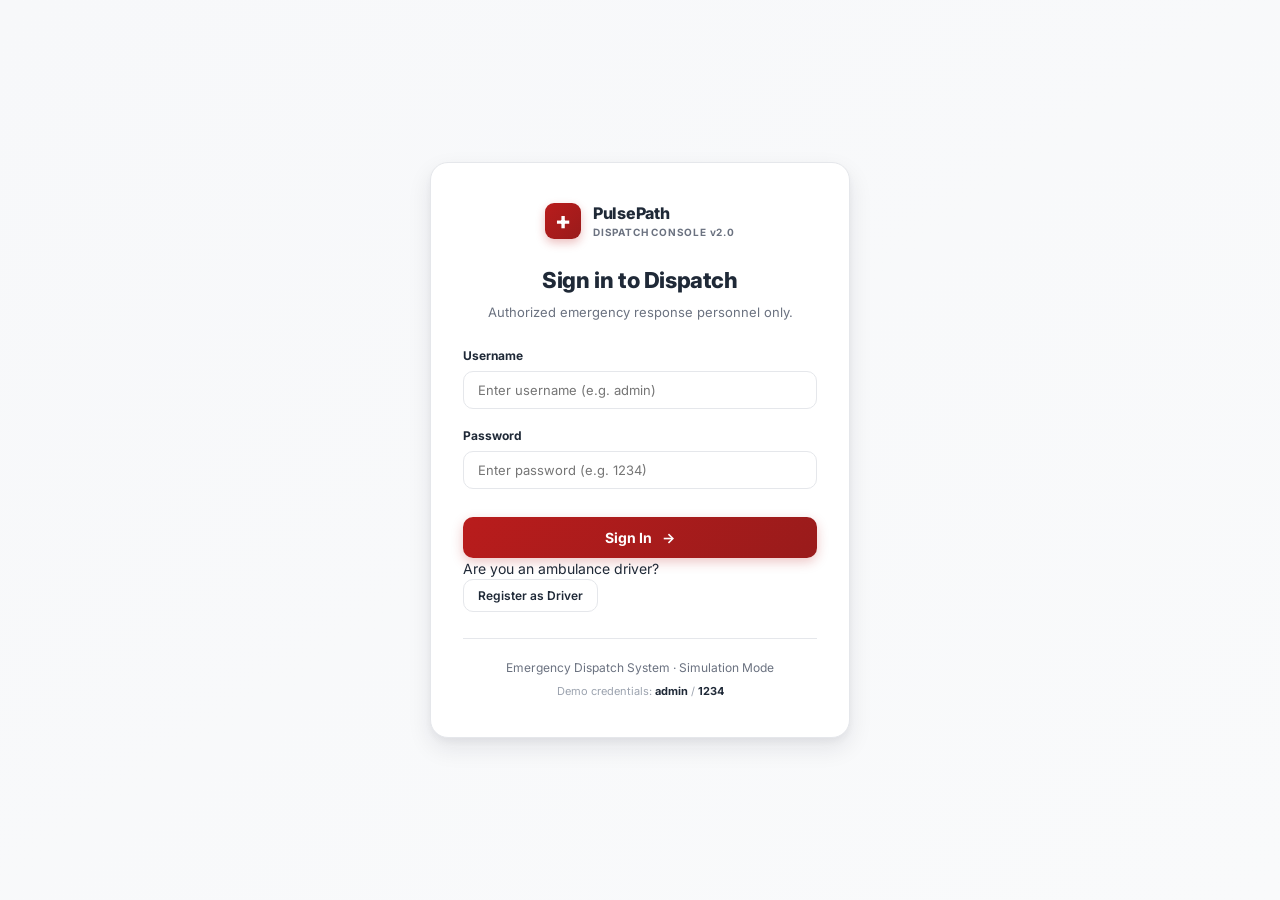
<file: index.html>
<!DOCTYPE html>
<html lang="en">
<head>
    <meta charset="UTF-8">
    <meta name="viewport" content="width=device-width, initial-scale=1.0">
    <meta name="theme-color" content="#b91c1c">
    <title>PulsePath v2.0 | Emergency Dispatch System</title>
    <link rel="preconnect" href="https://fonts.googleapis.com">
    <link rel="preconnect" href="https://fonts.gstatic.com" crossorigin>
    <link href="https://fonts.googleapis.com/css2?family=Inter:wght@400;500;600;700;800&display=swap" rel="stylesheet">
    <link rel="stylesheet" href="/styles.css">
</head>
<body>


<!-- ========================================================= -->
<!-- 1. LOGIN VIEW                                              -->
<!-- ========================================================= -->
<div id="login-view" class="login-wrapper">
    <div class="login-card">

        <!-- Branding -->
        <div class="brand brand-center">
            <span class="brand-mark">+</span>
            <div>
                <strong>PulsePath</strong>
                <small>DISPATCH CONSOLE v2.0</small>
            </div>
        </div>

        <!-- Login Header -->
        <div class="login-header">
            <h2>Sign in to Dispatch</h2>
            <p>Authorized emergency response personnel only.</p>
        </div>

        <!-- ADMIN LOGIN FORM -->
        <form id="login-form" class="login-form" autocomplete="on">

            <div class="form-group">
                <label for="login-username">Username</label>
                <input
                    type="text"
                    id="login-username"
                    name="username"
                    placeholder="Enter username (e.g. admin)"
                    required
                    autocomplete="username"
                >
            </div>

            <div class="form-group">
                <label for="login-password">Password</label>
                <input
                    type="password"
                    id="login-password"
                    name="password"
                    placeholder="Enter password (e.g. 1234)"
                    required
                    autocomplete="current-password"
                >
            </div>

            <div id="login-error"
                 class="error-box hidden"
                 role="alert"></div>

            <button type="submit"
                    id="login-btn"
                    class="primary-btn login-btn">
                <span>Sign In</span>
                <span>→</span>
            </button>
        </form>

        <!-- DRIVER REGISTRATION OPTION -->
        <div class="driver-registration">
            <p>Are you an ambulance driver?</p>

            <button type="button"
                    id="show-driver-register"
                    class="secondary-btn">
                Register as Driver
            </button>
        </div>

        <!-- DRIVER REGISTRATION FORM -->
        <div id="driver-register-section" class="hidden">

            <div class="login-header">
                <h2>Driver Registration</h2>
                <p>Create your PulsePath driver account.</p>
            </div>

            <form id="driver-register-form" autocomplete="off">

                <div class="form-group">
                    <label for="driver-name">Full Name</label>
                    <input
                        type="text"
                        id="driver-name"
                        placeholder="Enter your full name"
                        maxlength="80"
                        required
                    >
                </div>

                <div class="form-group">
                    <label for="driver-phone">Phone Number</label>
                    <input
                        type="tel"
                        id="driver-phone"
                        placeholder="Enter 10-digit phone number"
                        pattern="[0-9]{10}"
                        maxlength="10"
                        required
                    >
                </div>

                <div class="form-group">
                    <label for="driver-license">Driving Licence Number</label>
                    <input
                        type="text"
                        id="driver-license"
                        placeholder="Enter licence number"
                        maxlength="30"
                        required
                    >
                </div>

                <div class="form-group">
                    <label for="driver-password">Password</label>
                    <input
                        type="password"
                        id="driver-password"
                        placeholder="Minimum 6 characters"
                        minlength="6"
                        required
                    >
                </div>

                <div id="driver-register-error"
                     class="error-box hidden"
                     role="alert"></div>

                <div id="driver-register-success"
                     class="success-box hidden"
                     role="status"></div>

                <button type="submit"
                        id="driver-register-btn"
                        class="primary-btn">
                    Register Driver →
                </button>

            </form>

            <button type="button"
                    id="back-to-login"
                    class="secondary-btn">
                Back to Admin Login
            </button>

        </div>

        <!-- Login Footer -->
        <div class="login-footer">
            <p>Emergency Dispatch System · Simulation Mode</p>
            <small class="hint-credentials">
                Demo credentials: <strong>admin</strong> / <strong>1234</strong>
            </small>
        </div>

    </div>
</div>


    <!-- ========================================================= -->
    <!-- 2. DASHBOARD VIEW (Hidden by default)                     -->
    <!-- ========================================================= -->
    <div id="dashboard-view" class="app-layout hidden">

        <!-- SIDEBAR -->
        <aside class="sidebar">
            <div class="brand">
                <span class="brand-mark">+</span>
                <div>
                    <strong>PulsePath</strong>
                    <small>DISPATCH CONSOLE v2.0</small>
                </div>
            </div>

            <div class="side-label">WORKSPACE</div>
            <nav class="side-nav" aria-label="Main Navigation">
                <a class="nav active" href="#overview" id="nav-overview">
                    <span class="nav-icon">▦</span>
                    <span>Overview</span>
                </a>
                <a class="nav" href="#request" id="nav-request">
                    <span class="nav-icon">＋</span>
                    <span>New Emergency</span>
                </a>
                <a class="nav" href="#fleet" id="nav-fleet">
                    <span class="nav-icon">🚑</span>
                    <span>Fleet Tracker</span>
                </a>
                <a class="nav" href="#live-tracking" id="nav-tracking">
                    <span class="nav-icon">📍</span>
                    <span>Live Tracking</span>
                </a>
                <a class="nav" href="#emergencies" id="nav-emergencies">
                    <span class="nav-icon">⚡</span>
                    <span>Active Emergencies</span>
                </a>
                <a class="nav" href="#network-map" id="nav-map">
                    <span class="nav-icon">🗺️</span>
                    <span>Network Map</span>
                </a>
                <a class="nav" href="#history" id="nav-history">
                    <span class="nav-icon">⏱</span>
                    <span>Dispatch History</span>
                </a>
                <a class="nav" href="#drivers" id="nav-drivers">
                    <span class="nav-icon">👨‍✈️</span>
                    <span>Driver Management</span>
               </a>
            </nav>
            

            <div class="sidebar-bottom">
                <div class="sidebar-simulation">
                    <span class="pulse"></span>
                    <div>
                        <strong>Simulation mode</strong>
                        <small>C++ DSA Engine Active</small>
                    </div>
                </div>

                <button type="button" id="logout-btn" class="logout-link">
                    <span class="logout-icon">⎋</span>
                    <span>Sign Out</span>
                </button>
            </div>
        </aside>

        <!-- MAIN CONTENT AREA -->
        <main class="main">

            <!-- TOPBAR -->
            <header class="topbar">
                <div>
                    <p class="eyebrow">EMERGENCY OPERATIONS</p>
                    <h1>Dispatch dashboard</h1>
                    <p class="subhead">Prioritize requests, track active fleet, monitor emergencies, and optimize routing.</p>
                </div>
                <div class="topbar-actions">
                    <button type="button" id="theme-toggle-btn" class="theme-toggle" aria-label="Toggle Dark/Light Mode">
                        <span id="theme-icon">🌙</span>
                        <span id="theme-label">Dark Mode</span>
                    </button>
                    <div class="top-status">
                        <span class="live-dot"></span>
                        <span>System ready</span>
                    </div>
                </div>
            </header>

            <!-- STATS ROW (5 cards from /api/stats) -->
            <section class="metrics" aria-label="System Metrics">
                <article class="metric">
                    <div class="metric-icon red">✚</div>
                    <div class="metric-body">
                        <span class="metric-label">Total Dispatches</span>
                        <strong class="metric-value" id="stat-total">—</strong>
                        <small class="metric-sub">Processed through DSA queue</small>
                    </div>
                </article>

                <article class="metric">
                    <div class="metric-icon green-icon">⚡</div>
                    <div class="metric-body">
                        <span class="metric-label">Success Rate</span>
                        <strong class="metric-value" id="stat-rate">—</strong>
                        <small class="metric-sub">Ambulance &amp; hospital matched</small>
                    </div>
                </article>

                <article class="metric">
                    <div class="metric-icon blue-icon">📍</div>
                    <div class="metric-body">
                        <span class="metric-label">Avg Response Distance</span>
                        <strong class="metric-value" id="stat-distance">—</strong>
                        <small class="metric-sub">Dijkstra shortest path metric</small>
                    </div>
                </article>

                <article class="metric">
                    <div class="metric-icon orange-icon">🚨</div>
                    <div class="metric-body">
                        <span class="metric-label">Active Emergencies</span>
                        <strong class="metric-value" id="stat-active">—</strong>
                        <small class="metric-sub">Under active coordination</small>
                    </div>
                </article>

                <article class="metric">
                    <div class="metric-icon teal-icon">🚑</div>
                    <div class="metric-body">
                        <span class="metric-label">Available Ambulances</span>
                        <strong class="metric-value" id="stat-available">—</strong>
                        <small class="metric-sub">Ready for immediate dispatch</small>
                    </div>
                </article>
            </section>

            <!-- TWO-COLUMN GRID: FORM & RESULTS -->
            <div class="content-grid" id="overview">

                <!-- LEFT COLUMN: DISPATCH FORM -->
                <section class="panel request-panel" id="request">
                    <div class="panel-heading">
                        <div>
                            <p class="eyebrow">NEW REQUEST</p>
                            <h2>Patient information</h2>
                        </div>
                        <span class="step-tag">STEP 01</span>
                    </div>

                    <form id="dispatch-form" autocomplete="off">
                        <div class="form-group">
                            <label for="patientName">Patient name</label>
                            <input
                                id="patientName"
                                name="patientName"
                                type="text"
                                placeholder="Enter patient name"
                                maxlength="80"
                                autocomplete="name"
                                required
                            >
                        </div>

                        <div class="form-group">
                            <label for="patientPhone">Patient mobile number</label>
                            <input
                                id="patientPhone"
                                name="patientPhone"
                                type="tel"
                                placeholder="e.g. 9876543210"
                                inputmode="tel"
                                autocomplete="tel"
                                pattern="[+]?[0-9]{10,15}"
                                maxlength="16"
                                required
                            >
                        </div>

                        <div class="form-group">
                            <label for="location">Patient location <span class="hint">9-Node Dijkstra Network</span></label>
                            <select id="location" name="location" required>
                                <option value="0">Location 0 (Central HQ)</option>
                                <option value="1">Location 1 (North District)</option>
                                <option value="2">Location 2 (East District)</option>
                                <option value="3">Location 3 (South District)</option>
                                <option value="4">Location 4 (West District)</option>
                                <option value="5">Location 5 (Zone 5)</option>
                                <option value="6">Location 6 (Zone 6 / City Hospital)</option>
                                <option value="7">Location 7 (Zone 7 / General Hospital)</option>
                                <option value="8">Location 8 (Zone 8 / Small Clinic)</option>
                            </select>
                        </div>

                        <div class="form-group">
                            <label for="emergency">Emergency description</label>
                            <input
                                id="emergency"
                                name="emergency"
                                type="text"
                                placeholder="e.g. Cardiac arrest, breathing difficulty"
                                maxlength="160"
                                required
                            >
                        </div>

                        <div class="form-group">
                            <label>Severity level</label>
                            <div class="severity-options">
                                <label class="severity-option">
                                    <input type="radio" name="severity" value="1">
                                    <span class="severity-dot low"></span>
                                    <span>Low (1)</span>
                                </label>
                                <label class="severity-option">
                                    <input type="radio" name="severity" value="2">
                                    <span class="severity-dot medium"></span>
                                    <span>Medium (2)</span>
                                </label>
                                <label class="severity-option">
                                    <input type="radio" name="severity" value="3">
                                    <span class="severity-dot high"></span>
                                    <span>High (3)</span>
                                </label>
                                <label class="severity-option selected">
                                    <input type="radio" name="severity" value="4" checked>
                                    <span class="severity-dot critical"></span>
                                    <span>Critical (4)</span>
                                </label>
                            </div>
                        </div>

                        <button class="primary-btn" type="submit" id="dispatch-submit-btn">
                            <span id="dispatch-btn-text">Dispatch ambulance</span>
                            <span>→</span>
                        </button>

                        <p class="form-note">Simulation Mode: Location nodes, driver responses, and hospital bed capacities are evaluated dynamically by the C++ engine.</p>
                    </form>
                </section>

                <!-- RIGHT COLUMN: RESULTS PANEL -->
                <section class="panel result-panel" id="results-panel">
                    <div class="panel-heading">
                        <div>
                            <p class="eyebrow">DISPATCH RESULTS</p>
                            <h2>Assignment overview</h2>
                        </div>
                        <span class="step-tag" id="out-emergency-id-tag">STEP 02–05</span>
                    </div>

                    <!-- EMPTY STATE -->
                    <div id="empty-state" class="empty-state">
                        <div class="empty-symbol">＋</div>
                        <h3>Ready for an emergency</h3>
                        <p>Submit the patient form to run the C++ dispatch logic and display the selected ambulance and hospital.</p>
                    </div>

                    <!-- RESULTS CONTENT -->
                    <div id="results" class="results-container hidden">
                        <div class="success-banner" id="success-banner">
                            <span class="success-check">✓</span>
                            <div>
                                <strong id="result-title">Ambulance assigned successfully</strong>
                                <small id="result-subtitle">Results returned by C++ backend</small>
                            </div>
                        </div>

                        <div class="result-block">
                            <div class="result-label-row">
                                <span class="result-label">PATIENT</span>
                                <span class="emergency-badge-tag" id="out-emergency-id">Emergency #—</span>
                            </div>
                            <div class="result-value" id="out-patient">—</div>
                            <div class="result-secondary" id="out-emergency">—</div>
                            <div class="result-secondary" id="out-phone">—</div>
                            <div class="call-btn-wrapper">
                                <a id="call-patient" class="call-btn hidden" href="#" role="button">
                                    <span>📞</span>
                                    <span>Call Patient</span>
                                </a>
                            </div>
                        </div>

                        <div class="result-block">
                            <div class="result-label">ASSIGNED AMBULANCE</div>
                            <div class="ambulance-result">
                                <div class="ambulance-icon">🚑</div>
                                <div class="ambulance-info">
                                    <div class="result-value" id="out-ambulance">—</div>
                                    <div class="result-secondary" id="out-distance">—</div>
                                </div>
                                <span class="status-pill" id="out-status">Assigned</span>
                            </div>
                        </div>

                        <div class="result-block">
                            <div class="result-label">SELECTED HOSPITAL</div>
                            <div class="hospital-result">
                                <div class="hospital-icon">🏥</div>
                                <div class="hospital-info">
                                    <div class="result-value" id="out-hospital">—</div>
                                    <div class="result-secondary" id="out-beds">—</div>
                                </div>
                            </div>
                        </div>

                        <div class="result-block">
                            <div class="result-label">FOUR NEAREST AVAILABLE AMBULANCES</div>
                            <div id="candidate-list" class="candidate-list"></div>
                        </div>

                        <div class="logic-note">
                            <strong>DSA logic executed</strong>
                            <p id="out-logic">Priority Queue ranked severity; Dijkstra calculated sample-network distances; nearest-four selection filtered unavailable ambulances; DispatchManager applied acceptance and distance-tolerance rules; HospitalSelector checked facilities and available beds.</p>
                        </div>
                    </div>

                    <!-- ERROR BOX -->
                    <div id="error-box" class="error-box hidden" role="alert"></div>
                </section>
            </div>

            <!-- ========================================================= -->
            <!-- 3. FLEET TRACKER SECTION (Full Width)                     -->
            <!-- ========================================================= -->
            <section class="panel fleet-panel" id="fleet">
                <div class="panel-heading">
                    <div>
                        <div class="heading-with-badge">
                            <p class="eyebrow">FLEET MANAGEMENT</p>
                            <span class="refresh-pill">
                                <span class="pulse-dot"></span>
                                <span class="refresh-text">Live auto-refresh (5s)</span>
                            </span>
                        </div>
                        <h2>Fleet Tracker</h2>
                    </div>
                    <div class="panel-actions">
                        <button type="button" id="reset-fleet-btn" class="secondary-btn warning-action" title="Reset all ambulances and active emergencies to default demo state">
                            <span>↺</span> Reset Fleet
                        </button>
                    </div>
                </div>

                <div class="fleet-grid" id="fleet-grid">
                    <!-- Populated dynamically by app.js from /api/ambulances -->
                    <div class="loading-placeholder">Loading fleet data…</div>
                </div>
            </section>

            <!-- ========================================================= -->
            <!-- 3.5 LIVE TRACKING SECTION (Full Width)                    -->
            <!-- ========================================================= -->
            <section class="panel tracking-panel" id="live-tracking">
                <div class="panel-heading">
                    <div>
                        <div class="heading-with-badge">
                            <p class="eyebrow">REAL-TIME TRACKING</p>
                            <span class="refresh-pill tracking-pulse">
                                <span class="pulse-dot red-pulse"></span>
                                <span class="refresh-text">LIVE — updates every 2s</span>
                            </span>
                        </div>
                        <h2>🔴 Live Ambulance Tracking</h2>
                    </div>
                </div>

                <div id="tracking-cards">
                    <div id="tracking-empty" class="tracking-empty">
                        <div class="empty-icon">📍</div>
                        <p>No ambulances currently in transit.</p>
                        <small>Dispatch an emergency to see live tracking with distance, ETA, and position.</small>
                    </div>
                </div>
            </section>

            <!-- ========================================================= -->
            <!-- 4. ACTIVE EMERGENCIES SECTION (Full Width)                -->
            <!-- ========================================================= -->
            <section class="panel emergencies-panel" id="emergencies">
                <div class="panel-heading">
                    <div>
                        <div class="heading-with-badge">
                            <p class="eyebrow">REAL-TIME MONITORING</p>
                            <span class="count-badge" id="active-emergencies-count">0 Active</span>
                        </div>
                        <h2>Active Emergencies</h2>
                    </div>
                </div>

                <div class="emergencies-list" id="emergencies-list">
                    <!-- Populated dynamically by app.js from /api/emergencies -->
                </div>

                <div id="emergencies-empty" class="history-empty">
                    <div class="empty-icon">🚨</div>
                    <p>No active emergencies currently underway.</p>
                    <small>Dispatched emergencies will appear here with dynamic status progression and vertical timelines.</small>
                </div>
            </section>

            <!-- ========================================================= -->
            <!-- 5. SVG ROUTE NETWORK MAP SECTION (Full Width)             -->
            <!-- ========================================================= -->
            <section class="panel map-panel" id="network-map">
                <div class="panel-heading">
                    <div>
                        <p class="eyebrow">TOPOLOGY &amp; ROUTING</p>
                        <h2>Route Network Map</h2>
                    </div>
                    <div class="map-legend">
                        <span class="legend-item"><span class="legend-dot central"></span> Central HQ</span>
                        <span class="legend-item"><span class="legend-dot district"></span> Districts</span>
                        <span class="legend-item"><span class="legend-dot hospital"></span> Hospitals</span>
                        <span class="legend-item">🚑 Ambulance</span>
                    </div>
                </div>

                <div class="map-card">
                    <div class="map-container" id="map-container">
                        <!-- SVG Map dynamically rendered & updated by renderMap() in app.js -->
                    </div>
                    <div class="map-caption">
                        <strong>Dijkstra Shortest Path Graph:</strong> 9 nodes with weighted bidirectional edges connected to Central HQ (Node 0). Ambulances and hospitals are tracked live on their assigned nodes.
                    </div>
                </div>
            </section>

            <!-- ========================================================= -->
            <!-- 6. HISTORY SECTION (Full Width)                           -->
            <!-- ========================================================= -->
            <section class="panel history-panel" id="history">
                <div class="panel-heading">
                    <div>
                        <p class="eyebrow">AUDIT &amp; RECORDS</p>
                        <h2>Dispatch history</h2>
                    </div>
                    <button type="button" id="refresh-history-btn" class="secondary-btn">
                        <span>↻</span> Refresh
                    </button>
                </div>

                <div class="table-container">
                    <table class="history-table" id="history-table">
                        <thead>
                            <tr>
                                <th>ID</th>
                                <th>Time</th>
                                <th>Patient</th>
                                <th>Emergency</th>
                                <th>Severity</th>
                                <th>Ambulance</th>
                                <th>Hospital</th>
                                <th>Status</th>
                            </tr>
                        </thead>
                        <tbody id="history-tbody">
                            <!-- Populated dynamically by app.js from /api/history -->
                        </tbody>
                    </table>

                    <div id="history-empty" class="history-empty hidden">
                        <div class="empty-icon">📋</div>
                        <p>No dispatch records found in the system log.</p>
                        <small>Submitted dispatches will appear here automatically.</small>
                    </div>
                </div>
            </section>


<!-- ========================================================= -->
<!-- 7. DRIVER MANAGEMENT SECTION                              -->
<!-- ========================================================= -->
<section class="panel history-panel" id="drivers">

    <div class="panel-heading">
        <div>
            <p class="eyebrow">DRIVER ADMINISTRATION</p>
            <h2>Driver Management</h2>
        </div>

        <button type="button" id="refresh-drivers-btn" class="secondary-btn">
            ↻ Refresh
        </button>
    </div>

    <div class="table-container">
        <table class="history-table">
            <thead>
                <tr>
                    <th>Driver ID</th>
                    <th>Name</th>
                    <th>Phone</th>
                    <th>Licence Number</th>
                    <th>Licence Status</th>
                    <th>Approval Status</th>
                    <th>Action</th>
                </tr>
            </thead>

            <tbody id="drivers-tbody">
                <!-- Driver records will load here -->
            </tbody>
        </table>

        <div id="drivers-empty" class="history-empty">
            <div class="empty-icon">👨‍✈️</div>
            <p>No driver records loaded.</p>
            <small>Registered drivers will appear here.</small>
        </div>
    </div>

</section>


            <!-- ========================================================= -->
            <!-- 7. FOOTER                                                 -->
            <!-- ========================================================= -->
            <footer class="dashboard-footer">
                <p>PulsePath v2.0 · C++ POSIX Dispatch Engine · Priority Queue, Dijkstra Routing &amp; Hospital Matcher · Simulation Mode</p>
            </footer>

        </main>
    </div>

    <!-- Application Script -->
    <script src="/app.js"></script>
</body>
</html>
</file>
<file: styles.css>
/* ==========================================================================
   PulsePath Emergency Dispatch System v2.0 - Complete Stylesheet
   Modern, responsive, accessible, dark/light theme supporting CSS
   ========================================================================== */

/* --------------------------------------------------------------------------
   1. Typography & CSS Custom Properties (Light & Dark)
   -------------------------------------------------------------------------- */
@import url('https://fonts.googleapis.com/css2?family=Inter:wght@400;500;600;700;800&display=swap');

:root {
    /* Brand & Accent Colors - Light Theme */
    --red: #b91c1c;
    --red-dark: #991b1b;
    --red-soft: #fef2f2;
    --red-border: #fecaca;

    --green: #15803d;
    --green-dark: #166534;
    --green-soft: #dcfce7;
    --green-border: #bbf7d0;

    --yellow: #d97706;
    --yellow-dark: #b45309;
    --yellow-soft: #fef3c7;
    --yellow-border: #fde68a;

    --orange: #ea580c;
    --orange-dark: #c2410c;
    --orange-soft: #fff7ed;
    --orange-border: #fed7aa;

    --blue: #2563eb;
    --blue-dark: #1d4ed8;
    --blue-soft: #eff6ff;
    --blue-border: #bfdbfe;

    --teal: #0d9488;
    --teal-soft: #ccfbf1;
    --teal-border: #99f6e4;

    --grey: #6b7280;
    --grey-soft: #f3f4f6;
    --grey-border: #e5e7eb;

    /* Neutrals & Surfaces - Light Theme */
    --ink: #1f2937;
    --ink-dark: #111827;
    --muted: #6b7280;
    --muted-light: #9ca3af;
    --line: #e5e7eb;
    --line-subtle: #f3f4f6;
    --surface: #ffffff;
    --surface-alt: #f9fafb;
    --surface-hover: #f3f4f6;
    --bg: #f7f8fa;

    /* Layout & Elevation */
    --sidebar-width: 250px;
    --shadow-xs: 0 1px 2px rgba(0, 0, 0, 0.05);
    --shadow-sm: 0 1px 3px rgba(17, 24, 39, 0.06), 0 1px 2px rgba(17, 24, 39, 0.04);
    --shadow-md: 0 4px 14px rgba(17, 24, 39, 0.07), 0 2px 4px rgba(17, 24, 39, 0.04);
    --shadow-lg: 0 10px 25px rgba(17, 24, 39, 0.09), 0 4px 6px rgba(17, 24, 39, 0.04);
    --radius-sm: 6px;
    --radius-md: 10px;
    --radius-lg: 14px;
    --radius-xl: 18px;
    --transition: all 0.2s cubic-bezier(0.16, 1, 0.3, 1);

    /* SVG Colors */
    --map-bg: #f8fafc;
    --map-edge: #cbd5e1;
    --map-edge-text: #475569;
}

/* --------------------------------------------------------------------------
   Dark Theme Custom Properties (body.dark-theme)
   -------------------------------------------------------------------------- */
body.dark-theme {
    --ink: #f1f5f9;
    --ink-dark: #ffffff;
    --muted: #94a3b8;
    --muted-light: #64748b;
    --line: #334155;
    --line-subtle: #1e293b;
    --surface: #1e293b;
    --surface-alt: #0f172a;
    --surface-hover: #273548;
    --bg: #0f172a;

    --red: #ef4444;
    --red-dark: #dc2626;
    --red-soft: rgba(239, 68, 68, 0.16);
    --red-border: rgba(239, 68, 68, 0.32);

    --green: #22c55e;
    --green-dark: #16a34a;
    --green-soft: rgba(34, 197, 94, 0.16);
    --green-border: rgba(34, 197, 94, 0.32);

    --yellow: #f59e0b;
    --yellow-dark: #d97706;
    --yellow-soft: rgba(245, 158, 11, 0.16);
    --yellow-border: rgba(245, 158, 11, 0.32);

    --orange: #fb923c;
    --orange-dark: #ea580c;
    --orange-soft: rgba(251, 146, 60, 0.16);
    --orange-border: rgba(251, 146, 60, 0.32);

    --blue: #3b82f6;
    --blue-dark: #2563eb;
    --blue-soft: rgba(59, 130, 246, 0.16);
    --blue-border: rgba(59, 130, 246, 0.32);

    --teal: #14b8a6;
    --teal-soft: rgba(20, 184, 166, 0.16);
    --teal-border: rgba(20, 184, 166, 0.32);

    --grey: #94a3b8;
    --grey-soft: rgba(148, 163, 184, 0.15);
    --grey-border: #475569;

    --shadow-xs: 0 1px 2px rgba(0, 0, 0, 0.3);
    --shadow-sm: 0 1px 3px rgba(0, 0, 0, 0.4);
    --shadow-md: 0 4px 14px rgba(0, 0, 0, 0.45);
    --shadow-lg: 0 10px 25px rgba(0, 0, 0, 0.55);

    /* SVG Map Dark Colors */
    --map-bg: #131d2e;
    --map-edge: #334155;
    --map-edge-text: #94a3b8;
}

/* --------------------------------------------------------------------------
   2. Reset & Global Styles
   -------------------------------------------------------------------------- */
* {
    box-sizing: border-box;
    margin: 0;
    padding: 0;
}

html {
    scroll-behavior: smooth;
}

body {
    background-color: var(--bg);
    color: var(--ink);
    font-family: 'Inter', -apple-system, BlinkMacSystemFont, "Segoe UI", Roboto, sans-serif;
    font-size: 14px;
    line-height: 1.5;
    min-height: 100vh;
    -webkit-font-smoothing: antialiased;
    -moz-osx-font-smoothing: grayscale;
    transition: background-color 0.25s ease, color 0.25s ease;
}

.hidden {
    display: none !important;
}

button {
    font-family: inherit;
    cursor: pointer;
    border: none;
    background: none;
}

input, select, textarea {
    font-family: inherit;
    color: var(--ink);
}

/* --------------------------------------------------------------------------
   3. Brand Component
   -------------------------------------------------------------------------- */
.brand {
    display: flex;
    align-items: center;
    gap: 12px;
}

.brand-mark {
    width: 36px;
    height: 36px;
    border-radius: 9px;
    background: linear-gradient(135deg, var(--red) 0%, var(--red-dark) 100%);
    color: #ffffff;
    display: flex;
    align-items: center;
    justify-content: center;
    font-size: 24px;
    font-weight: 800;
    box-shadow: 0 4px 10px rgba(185, 28, 28, 0.28);
    flex-shrink: 0;
}

.brand strong {
    display: block;
    font-size: 16px;
    font-weight: 800;
    letter-spacing: -0.3px;
    color: var(--ink);
}

.brand small {
    display: block;
    font-size: 10px;
    font-weight: 700;
    letter-spacing: 0.8px;
    color: var(--muted);
}

/* --------------------------------------------------------------------------
   4. Login View
   -------------------------------------------------------------------------- */
.login-wrapper {
    min-height: 100vh;
    display: flex;
    align-items: center;
    justify-content: center;
    padding: 24px;
    background: linear-gradient(145deg, var(--bg) 0%, var(--surface-alt) 100%);
}

.login-card {
    width: 100%;
    max-width: 420px;
    background: var(--surface);
    border: 1px solid var(--line);
    border-radius: var(--radius-xl);
    padding: 38px 32px;
    box-shadow: var(--shadow-lg);
    animation: fadeIn 0.3s ease;
    transition: background-color 0.25s ease, border-color 0.25s ease;
}

.brand-center {
    justify-content: center;
    margin-bottom: 24px;
}

.login-header {
    text-align: center;
    margin-bottom: 24px;
}

.login-header h2 {
    font-size: 22px;
    font-weight: 800;
    color: var(--ink);
    letter-spacing: -0.4px;
    margin-bottom: 6px;
}

.login-header p {
    color: var(--muted);
    font-size: 13px;
}

.login-form .form-group {
    margin-bottom: 18px;
}

.login-btn {
    margin-top: 10px;
    width: 100%;
}

.login-footer {
    text-align: center;
    margin-top: 26px;
    padding-top: 20px;
    border-top: 1px solid var(--line);
    color: var(--muted);
    font-size: 12px;
}

.hint-credentials {
    display: block;
    margin-top: 6px;
    color: var(--muted-light);
    font-size: 11px;
}

.hint-credentials strong {
    color: var(--ink);
}

/* --------------------------------------------------------------------------
   5. App Layout & Sidebar
   -------------------------------------------------------------------------- */
.app-layout {
    display: flex;
    min-height: 100vh;
}

.sidebar {
    width: var(--sidebar-width);
    background: var(--surface);
    border-right: 1px solid var(--line);
    position: fixed;
    top: 0;
    left: 0;
    bottom: 0;
    padding: 24px 18px;
    display: flex;
    flex-direction: column;
    z-index: 100;
    transition: background-color 0.25s ease, border-color 0.25s ease;
}

.side-label {
    font-size: 11px;
    font-weight: 700;
    letter-spacing: 0.8px;
    color: var(--muted);
    margin: 28px 12px 10px;
    text-transform: uppercase;
}

.side-nav {
    display: flex;
    flex-direction: column;
    gap: 4px;
    flex: 1;
}

.side-nav .nav {
    display: flex;
    align-items: center;
    gap: 12px;
    padding: 10px 14px;
    border-radius: var(--radius-md);
    color: var(--muted);
    text-decoration: none;
    font-weight: 500;
    font-size: 13px;
    transition: var(--transition);
}

.side-nav .nav:hover {
    background: var(--surface-hover);
    color: var(--ink);
}

.side-nav .nav.active {
    background: var(--red-soft);
    color: var(--red);
    font-weight: 600;
}

body.dark-theme .side-nav .nav.active {
    background: var(--red-soft);
    color: #f87171;
}

.nav-icon {
    font-size: 16px;
    display: flex;
    align-items: center;
    justify-content: center;
    width: 20px;
}

.sidebar-bottom {
    margin-top: auto;
    padding-top: 18px;
    border-top: 1px solid var(--line);
    display: flex;
    flex-direction: column;
    gap: 14px;
}

.sidebar-simulation {
    display: flex;
    align-items: center;
    gap: 10px;
    padding: 10px 12px;
    background: var(--surface-alt);
    border: 1px solid var(--line);
    border-radius: var(--radius-md);
}

.sidebar-simulation strong {
    display: block;
    font-size: 12px;
    font-weight: 700;
    color: var(--ink);
}

.sidebar-simulation small {
    display: block;
    font-size: 10px;
    color: var(--muted);
}

.pulse {
    width: 10px;
    height: 10px;
    border-radius: 50%;
    background: #16a34a;
    box-shadow: 0 0 0 0 rgba(22, 163, 74, 0.7);
    animation: pulseRing 1.8s infinite;
    flex-shrink: 0;
}

.logout-link {
    display: flex;
    align-items: center;
    gap: 10px;
    padding: 10px 14px;
    border-radius: var(--radius-md);
    color: var(--muted);
    font-size: 13px;
    font-weight: 500;
    transition: var(--transition);
    width: 100%;
}

.logout-link:hover {
    background: var(--red-soft);
    color: var(--red);
}

.logout-icon {
    font-size: 16px;
}

/* --------------------------------------------------------------------------
   6. Main Content Area & Topbar
   -------------------------------------------------------------------------- */
.main {
    margin-left: var(--sidebar-width);
    flex: 1;
    padding: 32px 36px 60px;
    max-width: 1440px;
    width: calc(100% - var(--sidebar-width));
}

.topbar {
    display: flex;
    align-items: flex-start;
    justify-content: space-between;
    gap: 20px;
    margin-bottom: 28px;
}

.eyebrow {
    font-size: 11px;
    font-weight: 800;
    letter-spacing: 1px;
    color: var(--red);
    text-transform: uppercase;
    margin-bottom: 4px;
}

body.dark-theme .eyebrow {
    color: #f87171;
}

.topbar h1 {
    font-size: 26px;
    font-weight: 800;
    letter-spacing: -0.6px;
    color: var(--ink);
    margin-bottom: 4px;
}

.subhead {
    color: var(--muted);
    font-size: 13px;
    max-width: 600px;
}

.topbar-actions {
    display: flex;
    align-items: center;
    gap: 12px;
}

.theme-toggle {
    display: inline-flex;
    align-items: center;
    gap: 8px;
    padding: 8px 14px;
    background: var(--surface);
    border: 1px solid var(--line);
    border-radius: 999px;
    color: var(--ink);
    font-size: 12px;
    font-weight: 600;
    box-shadow: var(--shadow-xs);
    transition: var(--transition);
}

.theme-toggle:hover {
    background: var(--surface-hover);
    border-color: var(--muted);
}

.top-status {
    display: inline-flex;
    align-items: center;
    gap: 8px;
    padding: 8px 14px;
    background: var(--surface);
    border: 1px solid var(--line);
    border-radius: 999px;
    font-size: 12px;
    font-weight: 600;
    color: var(--green);
    box-shadow: var(--shadow-xs);
}

.live-dot {
    width: 8px;
    height: 8px;
    border-radius: 50%;
    background: var(--green);
    box-shadow: 0 0 0 0 rgba(21, 128, 61, 0.6);
    animation: pulseRing 2s infinite;
}

/* --------------------------------------------------------------------------
   7. Metrics / Stat Cards (5 Cards Responsive Grid)
   -------------------------------------------------------------------------- */
.metrics {
    display: grid;
    grid-template-columns: repeat(5, 1fr);
    gap: 16px;
    margin-bottom: 28px;
}

.metric {
    background: var(--surface);
    border: 1px solid var(--line);
    border-radius: var(--radius-lg);
    padding: 18px 18px;
    display: flex;
    align-items: flex-start;
    gap: 14px;
    box-shadow: var(--shadow-sm);
    transition: var(--transition);
}

.metric:hover {
    transform: translateY(-2px);
    box-shadow: var(--shadow-md);
}

.metric-icon {
    width: 40px;
    height: 40px;
    border-radius: 10px;
    display: flex;
    align-items: center;
    justify-content: center;
    font-size: 18px;
    flex-shrink: 0;
}

.metric-icon.red {
    background: var(--red-soft);
    color: var(--red);
}

.metric-icon.green-icon {
    background: var(--green-soft);
    color: var(--green);
}

.metric-icon.blue-icon {
    background: var(--blue-soft);
    color: var(--blue);
}

.metric-icon.orange-icon {
    background: var(--orange-soft);
    color: var(--orange);
}

.metric-icon.teal-icon {
    background: var(--teal-soft);
    color: var(--teal);
}

.metric-body {
    display: flex;
    flex-direction: column;
    min-width: 0;
}

.metric-label {
    font-size: 11px;
    font-weight: 600;
    color: var(--muted);
    text-transform: uppercase;
    letter-spacing: 0.4px;
    margin-bottom: 4px;
    white-space: nowrap;
    overflow: hidden;
    text-overflow: ellipsis;
}

.metric-value {
    font-size: 22px;
    font-weight: 800;
    color: var(--ink);
    letter-spacing: -0.5px;
    line-height: 1.2;
    margin-bottom: 4px;
}

.metric-sub {
    font-size: 11px;
    color: var(--muted);
    white-space: nowrap;
    overflow: hidden;
    text-overflow: ellipsis;
}

/* --------------------------------------------------------------------------
   8. Panels & Content Grid
   -------------------------------------------------------------------------- */
.panel {
    background: var(--surface);
    border: 1px solid var(--line);
    border-radius: var(--radius-lg);
    padding: 24px 26px;
    box-shadow: var(--shadow-sm);
    transition: var(--transition);
    margin-bottom: 24px;
}

.panel-heading {
    display: flex;
    align-items: flex-start;
    justify-content: space-between;
    gap: 16px;
    margin-bottom: 20px;
    padding-bottom: 16px;
    border-bottom: 1px solid var(--line);
}

.panel-heading h2 {
    font-size: 18px;
    font-weight: 800;
    letter-spacing: -0.3px;
    color: var(--ink);
}

.heading-with-badge {
    display: flex;
    align-items: center;
    gap: 10px;
    margin-bottom: 4px;
}

.refresh-pill {
    display: inline-flex;
    align-items: center;
    gap: 6px;
    background: var(--green-soft);
    border: 1px solid var(--green-border);
    color: var(--green-dark);
    font-size: 10px;
    font-weight: 700;
    padding: 2px 8px;
    border-radius: 999px;
}

body.dark-theme .refresh-pill {
    color: #4ade80;
}

.pulse-dot {
    width: 6px;
    height: 6px;
    border-radius: 50%;
    background: var(--green);
    animation: pulseRing 1.5s infinite;
}

.count-badge {
    display: inline-flex;
    align-items: center;
    background: var(--orange-soft);
    border: 1px solid var(--orange-border);
    color: var(--orange-dark);
    font-size: 11px;
    font-weight: 700;
    padding: 2px 10px;
    border-radius: 999px;
}

body.dark-theme .count-badge {
    color: #fb923c;
}

.step-tag {
    font-size: 11px;
    font-weight: 700;
    letter-spacing: 0.6px;
    padding: 4px 10px;
    background: var(--surface-alt);
    border: 1px solid var(--line);
    border-radius: 999px;
    color: var(--muted);
}

.content-grid {
    display: grid;
    grid-template-columns: 1.15fr 0.85fr;
    gap: 24px;
    margin-bottom: 24px;
}

/* --------------------------------------------------------------------------
   9. Form Controls & Buttons
   -------------------------------------------------------------------------- */
.form-group {
    margin-bottom: 18px;
}

.form-group label {
    display: block;
    font-size: 12px;
    font-weight: 700;
    color: var(--ink);
    margin-bottom: 6px;
}

.form-group label .hint {
    font-weight: 400;
    color: var(--muted);
    font-size: 11px;
    margin-left: 6px;
}

input[type="text"],
input[type="password"],
input[type="tel"],
select {
    width: 100%;
    padding: 10px 14px;
    background: var(--surface);
    border: 1px solid var(--line);
    border-radius: var(--radius-md);
    font-size: 13px;
    color: var(--ink);
    outline: none;
    transition: var(--transition);
}

input[type="text"]:focus,
input[type="password"]:focus,
input[type="tel"]:focus,
select:focus {
    border-color: var(--red);
    box-shadow: 0 0 0 3px rgba(185, 28, 28, 0.12);
}

body.dark-theme select option {
    background: var(--surface);
    color: var(--ink);
}

/* Severity Radio Option Pills */
.severity-options {
    display: grid;
    grid-template-columns: repeat(4, 1fr);
    gap: 10px;
}

.severity-option {
    display: flex;
    align-items: center;
    justify-content: center;
    gap: 8px;
    padding: 10px 12px;
    border: 1px solid var(--line);
    border-radius: var(--radius-md);
    background: var(--surface);
    cursor: pointer;
    font-size: 12px;
    font-weight: 600;
    color: var(--muted);
    transition: var(--transition);
}

.severity-option input[type="radio"] {
    position: absolute;
    opacity: 0;
    width: 0;
    height: 0;
}

.severity-option:hover {
    border-color: var(--muted);
    background: var(--surface-hover);
}

.severity-option.selected {
    border-color: var(--red);
    background: var(--red-soft);
    color: var(--red);
    font-weight: 700;
}

body.dark-theme .severity-option.selected {
    color: #f87171;
}

.severity-dot {
    width: 8px;
    height: 8px;
    border-radius: 50%;
}

.severity-dot.low { background: #16a34a; }
.severity-dot.medium { background: #eab308; }
.severity-dot.high { background: #ea580c; }
.severity-dot.critical { background: #dc2626; }

/* Buttons */
.primary-btn {
    display: inline-flex;
    align-items: center;
    justify-content: center;
    gap: 10px;
    width: 100%;
    padding: 12px 20px;
    background: linear-gradient(135deg, var(--red) 0%, var(--red-dark) 100%);
    color: #ffffff;
    font-size: 14px;
    font-weight: 700;
    border-radius: var(--radius-md);
    box-shadow: 0 4px 12px rgba(185, 28, 28, 0.25);
    transition: var(--transition);
}

.primary-btn:hover:not(:disabled) {
    transform: translateY(-1px);
    box-shadow: 0 6px 16px rgba(185, 28, 28, 0.35);
}

.primary-btn:disabled {
    opacity: 0.65;
    cursor: not-allowed;
}

.secondary-btn {
    display: inline-flex;
    align-items: center;
    gap: 8px;
    padding: 8px 14px;
    background: var(--surface);
    border: 1px solid var(--line);
    border-radius: var(--radius-md);
    font-size: 12px;
    font-weight: 600;
    color: var(--ink);
    transition: var(--transition);
}

.secondary-btn:hover {
    background: var(--surface-hover);
    border-color: var(--muted);
}

.warning-action:hover {
    background: var(--yellow-soft);
    border-color: var(--yellow);
    color: var(--yellow-dark);
}

body.dark-theme .warning-action:hover {
    color: #fde047;
}

.form-note {
    font-size: 11px;
    color: var(--muted);
    margin-top: 14px;
    line-height: 1.4;
}

.error-box {
    padding: 10px 14px;
    background: var(--red-soft);
    border: 1px solid var(--red-border);
    color: var(--red);
    border-radius: var(--radius-md);
    font-size: 12px;
    font-weight: 600;
    margin-bottom: 16px;
    animation: fadeIn 0.2s ease;
}

body.dark-theme .error-box {
    color: #f87171;
}

/* --------------------------------------------------------------------------
   10. Results Panel
   -------------------------------------------------------------------------- */
.empty-state {
    text-align: center;
    padding: 48px 24px;
    color: var(--muted);
}

.empty-symbol {
    font-size: 36px;
    color: var(--muted-light);
    margin-bottom: 12px;
}

.empty-state h3 {
    font-size: 16px;
    font-weight: 700;
    color: var(--ink);
    margin-bottom: 6px;
}

.empty-state p {
    font-size: 13px;
    max-width: 320px;
    margin: 0 auto;
}

.results-container {
    animation: fadeIn 0.3s ease;
}

.success-banner {
    display: flex;
    align-items: center;
    gap: 12px;
    padding: 14px 16px;
    background: var(--green-soft);
    border: 1px solid var(--green-border);
    border-radius: var(--radius-md);
    margin-bottom: 20px;
}

.success-check {
    width: 28px;
    height: 28px;
    border-radius: 50%;
    background: var(--green);
    color: #ffffff;
    display: flex;
    align-items: center;
    justify-content: center;
    font-weight: 800;
    font-size: 14px;
    flex-shrink: 0;
}

.success-banner strong {
    display: block;
    font-size: 14px;
    font-weight: 700;
    color: var(--green-dark);
}

body.dark-theme .success-banner strong {
    color: #4ade80;
}

.success-banner small {
    display: block;
    font-size: 11px;
    color: var(--green-dark);
    opacity: 0.85;
}

body.dark-theme .success-banner small {
    color: #86efac;
}

.result-block {
    margin-bottom: 18px;
    padding-bottom: 16px;
    border-bottom: 1px solid var(--line);
}

.result-block:last-child {
    border-bottom: none;
    margin-bottom: 0;
}

.result-label {
    font-size: 10px;
    font-weight: 800;
    letter-spacing: 0.8px;
    color: var(--muted);
    text-transform: uppercase;
    margin-bottom: 6px;
}

.result-label-row {
    display: flex;
    align-items: center;
    justify-content: space-between;
    margin-bottom: 6px;
}

.emergency-badge-tag {
    font-size: 11px;
    font-weight: 700;
    padding: 2px 8px;
    background: var(--red-soft);
    color: var(--red);
    border-radius: 6px;
}

body.dark-theme .emergency-badge-tag {
    color: #f87171;
}

.result-value {
    font-size: 16px;
    font-weight: 700;
    color: var(--ink);
    margin-bottom: 2px;
}

.result-secondary {
    font-size: 12px;
    color: var(--muted);
}

.call-btn-wrapper {
    margin-top: 8px;
}

.call-btn {
    display: inline-flex;
    align-items: center;
    gap: 6px;
    padding: 6px 12px;
    background: var(--green-soft);
    border: 1px solid var(--green-border);
    color: var(--green-dark);
    border-radius: var(--radius-sm);
    font-size: 12px;
    font-weight: 600;
    text-decoration: none;
    transition: var(--transition);
}

body.dark-theme .call-btn {
    color: #4ade80;
}

.call-btn:hover {
    background: var(--green);
    color: #ffffff;
}

.ambulance-result,
.hospital-result {
    display: flex;
    align-items: center;
    gap: 12px;
    margin-top: 6px;
}

.ambulance-icon,
.hospital-icon {
    width: 38px;
    height: 38px;
    border-radius: 10px;
    background: var(--surface-alt);
    border: 1px solid var(--line);
    display: flex;
    align-items: center;
    justify-content: center;
    font-size: 20px;
    flex-shrink: 0;
}

.ambulance-info,
.hospital-info {
    flex: 1;
}

.status-pill {
    font-size: 11px;
    font-weight: 700;
    padding: 4px 10px;
    border-radius: 999px;
    background: var(--green-soft);
    color: var(--green-dark);
}

.candidate-list {
    display: flex;
    flex-direction: column;
    gap: 6px;
    margin-top: 8px;
}

.candidate {
    display: flex;
    align-items: center;
    justify-content: space-between;
    padding: 8px 12px;
    background: var(--surface-alt);
    border: 1px solid var(--line);
    border-radius: var(--radius-sm);
    font-size: 12px;
}

.candidate.chosen {
    border-color: var(--green);
    background: var(--green-soft);
}

.candidate.chosen strong {
    color: var(--green-dark);
}

body.dark-theme .candidate.chosen strong {
    color: #4ade80;
}

.candidate .km {
    font-weight: 700;
    color: var(--muted);
}

.logic-note {
    background: var(--surface-alt);
    border: 1px solid var(--line);
    border-radius: var(--radius-md);
    padding: 12px 14px;
    font-size: 11px;
    margin-top: 16px;
}

.logic-note strong {
    display: block;
    color: var(--ink);
    margin-bottom: 4px;
    font-size: 11px;
    text-transform: uppercase;
    letter-spacing: 0.5px;
}

.logic-note p {
    color: var(--muted);
    line-height: 1.5;
}

/* --------------------------------------------------------------------------
   11. Fleet Tracker Section
   -------------------------------------------------------------------------- */
.fleet-grid {
    display: grid;
    grid-template-columns: repeat(auto-fill, minmax(220px, 1fr));
    gap: 16px;
}

.ambulance-card {
    background: var(--surface);
    border: 1px solid var(--line);
    border-left-width: 5px;
    border-radius: var(--radius-md);
    padding: 18px 16px;
    box-shadow: var(--shadow-sm);
    display: flex;
    flex-direction: column;
    gap: 12px;
    transition: var(--transition);
}

.ambulance-card:hover {
    transform: translateY(-3px);
    box-shadow: var(--shadow-md);
}

/* Status-colored left borders */
.ambulance-card.status-available {
    border-left-color: var(--green);
}

.ambulance-card.status-assigned {
    border-left-color: var(--yellow);
}

.ambulance-card.status-ontrip {
    border-left-color: var(--red);
}

.ambulance-card.status-unavailable {
    border-left-color: var(--grey);
}

.amb-header {
    display: flex;
    align-items: center;
    justify-content: space-between;
    gap: 8px;
}

.amb-title-wrap {
    display: flex;
    align-items: center;
    gap: 8px;
}

.amb-badge-icon {
    font-size: 20px;
}

.amb-title-wrap strong {
    font-size: 14px;
    font-weight: 800;
    color: var(--ink);
}

.amb-reg {
    font-size: 11px;
    font-weight: 600;
    color: var(--muted);
    font-family: monospace;
}

.amb-body {
    display: flex;
    flex-direction: column;
    gap: 6px;
}

.amb-loc {
    display: flex;
    align-items: center;
    gap: 6px;
    font-size: 12px;
    font-weight: 600;
    color: var(--ink);
}

.amb-loc-icon {
    color: var(--muted);
    font-size: 13px;
}

.amb-meta {
    display: flex;
    align-items: center;
    justify-content: space-between;
    font-size: 11px;
    color: var(--muted);
    padding-top: 6px;
    border-top: 1px solid var(--line-subtle);
}

.amb-eta {
    font-weight: 700;
    color: var(--ink);
}

/* Status Badges */
.badge-status {
    display: inline-flex;
    align-items: center;
    padding: 3px 8px;
    border-radius: 999px;
    font-size: 10px;
    font-weight: 700;
    text-transform: uppercase;
    letter-spacing: 0.4px;
}

.badge-available {
    background: var(--green-soft);
    color: var(--green-dark);
}

body.dark-theme .badge-available {
    color: #4ade80;
}

.badge-assigned {
    background: var(--yellow-soft);
    color: var(--yellow-dark);
}

body.dark-theme .badge-assigned {
    color: #fde047;
}

.badge-ontrip {
    background: var(--red-soft);
    color: var(--red);
}

body.dark-theme .badge-ontrip {
    color: #f87171;
}

.badge-unavailable {
    background: var(--grey-soft);
    color: var(--grey);
}

.loading-placeholder {
    padding: 30px;
    text-align: center;
    color: var(--muted);
    grid-column: 1 / -1;
}

/* --------------------------------------------------------------------------
   12. Active Emergencies Section
   -------------------------------------------------------------------------- */
.emergencies-list {
    display: flex;
    flex-direction: column;
    gap: 16px;
}

.emergency-card {
    background: var(--surface);
    border: 1px solid var(--line);
    border-top-width: 4px;
    border-radius: var(--radius-md);
    padding: 20px 22px;
    box-shadow: var(--shadow-sm);
    display: flex;
    flex-direction: column;
    gap: 16px;
    transition: var(--transition);
}

.emergency-card:hover {
    box-shadow: var(--shadow-md);
}

/* Severity-colored top border */
.emergency-card.severity-border-critical {
    border-top-color: var(--red);
}

.emergency-card.severity-border-high {
    border-top-color: var(--orange);
}

.emergency-card.severity-border-medium {
    border-top-color: var(--yellow);
}

.emergency-card.severity-border-low {
    border-top-color: var(--blue);
}

.emergency-card.completed {
    opacity: 0.72;
    border-top-color: var(--green);
    background: var(--surface-alt);
}

.emergency-card-header {
    display: flex;
    align-items: flex-start;
    justify-content: space-between;
    gap: 12px;
}

.emergency-card-title {
    display: flex;
    align-items: center;
    gap: 10px;
    flex-wrap: wrap;
}

.emergency-id-tag {
    font-size: 13px;
    font-weight: 800;
    color: var(--ink);
}

.patient-headline {
    font-size: 15px;
    font-weight: 700;
    color: var(--ink);
}

.patient-contact {
    font-size: 12px;
    color: var(--muted);
}

.emergency-desc-text {
    font-size: 13px;
    color: var(--ink);
    margin-top: 4px;
}

/* Resource pills (Ambulance, Hospital, Location) */
.emergency-resources {
    display: flex;
    flex-wrap: wrap;
    gap: 10px;
}

.resource-pill {
    display: inline-flex;
    align-items: center;
    gap: 6px;
    padding: 6px 12px;
    background: var(--surface-alt);
    border: 1px solid var(--line);
    border-radius: var(--radius-sm);
    font-size: 12px;
    font-weight: 500;
    color: var(--ink);
}

.resource-pill strong {
    color: var(--ink-dark);
}

/* Vertical Timeline */
.timeline-wrapper {
    padding-top: 12px;
    border-top: 1px solid var(--line-subtle);
}

.timeline-title {
    font-size: 11px;
    font-weight: 800;
    text-transform: uppercase;
    letter-spacing: 0.6px;
    color: var(--muted);
    margin-bottom: 12px;
}

.timeline {
    position: relative;
    padding-left: 20px;
    display: flex;
    flex-direction: column;
    gap: 14px;
}

.timeline::before {
    content: '';
    position: absolute;
    top: 6px;
    bottom: 6px;
    left: 6px;
    width: 2px;
    background: var(--line);
}

.timeline-step {
    position: relative;
    display: flex;
    flex-direction: column;
    gap: 2px;
}

.timeline-dot {
    position: absolute;
    left: -20px;
    top: 3px;
    width: 14px;
    height: 14px;
    border-radius: 50%;
    background: var(--surface);
    border: 3px solid var(--red);
    box-shadow: 0 0 0 2px var(--surface);
}

.timeline-step.completed-step .timeline-dot {
    border-color: var(--green);
    background: var(--green);
}

.timeline-step-header {
    display: flex;
    align-items: center;
    gap: 8px;
}

.timeline-status-name {
    font-size: 12px;
    font-weight: 700;
    color: var(--ink);
}

.timeline-time {
    font-size: 11px;
    color: var(--muted);
}

.timeline-msg {
    font-size: 12px;
    color: var(--muted);
}

.emergency-card-actions {
    display: flex;
    align-items: center;
    justify-content: flex-end;
    gap: 10px;
    padding-top: 12px;
    border-top: 1px solid var(--line-subtle);
}

.advance-btn {
    display: inline-flex;
    align-items: center;
    gap: 8px;
    padding: 8px 16px;
    background: var(--surface-alt);
    border: 1px solid var(--line);
    border-radius: var(--radius-md);
    color: var(--ink);
    font-size: 12px;
    font-weight: 700;
    transition: var(--transition);
}

.advance-btn:hover:not(:disabled) {
    background: var(--blue-soft);
    border-color: var(--blue);
    color: var(--blue-dark);
}

body.dark-theme .advance-btn:hover:not(:disabled) {
    color: #60a5fa;
}

.advance-btn:disabled {
    opacity: 0.5;
    cursor: not-allowed;
}

/* --------------------------------------------------------------------------
   13. Route Network Map (SVG)
   -------------------------------------------------------------------------- */
.map-card {
    background: var(--map-bg);
    border: 1px solid var(--line);
    border-radius: var(--radius-md);
    padding: 24px;
    display: flex;
    flex-direction: column;
    align-items: center;
    transition: background-color 0.25s ease;
}

.map-container {
    width: 100%;
    max-width: 600px;
    aspect-ratio: 1 / 1;
    display: flex;
    align-items: center;
    justify-content: center;
}

.map-container svg {
    width: 100%;
    height: 100%;
    overflow: visible;
}

.map-legend {
    display: flex;
    align-items: center;
    gap: 14px;
    flex-wrap: wrap;
    font-size: 12px;
    color: var(--muted);
}

.legend-item {
    display: inline-flex;
    align-items: center;
    gap: 6px;
}

.legend-dot {
    width: 10px;
    height: 10px;
    border-radius: 50%;
}

.legend-dot.central { background: #2563eb; }
.legend-dot.district { background: #16a34a; }
.legend-dot.hospital { background: #ea580c; }

.map-caption {
    margin-top: 18px;
    font-size: 12px;
    color: var(--muted);
    text-align: center;
    max-width: 680px;
    line-height: 1.5;
}

.map-caption strong {
    color: var(--ink);
}

/* SVG Elements Styling */
.map-edge {
    stroke: var(--map-edge);
    stroke-width: 2px;
    stroke-dasharray: 4 3;
    transition: stroke 0.25s ease;
}

.edge-label-bg {
    fill: var(--surface);
    stroke: var(--line);
    stroke-width: 1px;
    rx: 4;
}

.edge-label-text {
    fill: var(--map-edge-text);
    font-size: 11px;
    font-weight: 700;
    text-anchor: middle;
    dominant-baseline: central;
}

.node-circle {
    cursor: pointer;
    transition: transform 0.2s ease, filter 0.2s ease;
}

.node-circle:hover {
    filter: drop-shadow(0 4px 8px rgba(0,0,0,0.2));
}

.node-label {
    fill: var(--ink);
    font-size: 11px;
    font-weight: 700;
    text-anchor: middle;
}

.node-sublabel {
    fill: var(--muted);
    font-size: 9px;
    font-weight: 600;
    text-anchor: middle;
}

/* --------------------------------------------------------------------------
   14. History Audit Table
   -------------------------------------------------------------------------- */
.table-container {
    overflow-x: auto;
}

.history-table {
    width: 100%;
    border-collapse: collapse;
    font-size: 13px;
    text-align: left;
}

.history-table th {
    padding: 12px 14px;
    background: var(--surface-alt);
    color: var(--muted);
    font-size: 11px;
    font-weight: 700;
    text-transform: uppercase;
    letter-spacing: 0.6px;
    border-bottom: 1px solid var(--line);
    white-space: nowrap;
}

.history-table td {
    padding: 14px 14px;
    border-bottom: 1px solid var(--line-subtle);
    color: var(--ink);
    vertical-align: middle;
}

.history-table tr:hover td {
    background: var(--surface-hover);
}

.history-time {
    font-size: 12px;
    color: var(--muted);
    white-space: nowrap;
}

.patient-cell {
    display: flex;
    flex-direction: column;
}

.patient-name {
    font-weight: 600;
}

.patient-phone {
    font-size: 11px;
    color: var(--muted);
}

.emergency-desc {
    display: block;
    font-weight: 500;
    max-width: 220px;
    white-space: nowrap;
    overflow: hidden;
    text-overflow: ellipsis;
}

.location-tag {
    display: inline-block;
    font-size: 10px;
    color: var(--muted);
}

/* Severity Badges in Table */
.severity-badge {
    display: inline-flex;
    align-items: center;
    padding: 3px 8px;
    border-radius: 999px;
    font-size: 11px;
    font-weight: 700;
}

.badge-critical {
    background: var(--red-soft);
    color: var(--red);
}

body.dark-theme .badge-critical {
    color: #f87171;
}

.badge-high {
    background: var(--orange-soft);
    color: var(--orange-dark);
}

body.dark-theme .badge-high {
    color: #fb923c;
}

.badge-medium {
    background: var(--yellow-soft);
    color: var(--yellow-dark);
}

body.dark-theme .badge-medium {
    color: #fde047;
}

.badge-low {
    background: var(--green-soft);
    color: var(--green-dark);
}

body.dark-theme .badge-low {
    color: #4ade80;
}

/* Status Badges in Table */
.status-badge {
    display: inline-flex;
    align-items: center;
    padding: 3px 8px;
    border-radius: 999px;
    font-size: 11px;
    font-weight: 700;
}

.status-assigned {
    background: var(--green-soft);
    color: var(--green-dark);
}

body.dark-theme .status-assigned {
    color: #4ade80;
}

.status-failed {
    background: var(--red-soft);
    color: var(--red);
}

body.dark-theme .status-failed {
    color: #f87171;
}

.status-pending {
    background: var(--yellow-soft);
    color: var(--yellow-dark);
}

body.dark-theme .status-pending {
    color: #fde047;
}

.status-completed {
    background: var(--blue-soft);
    color: var(--blue-dark);
}

body.dark-theme .status-completed {
    color: #60a5fa;
}

.history-empty {
    padding: 48px 24px;
    text-align: center;
    color: var(--muted);
}

.empty-icon {
    font-size: 32px;
    margin-bottom: 8px;
    opacity: 0.6;
}

/* --------------------------------------------------------------------------
   15. Dashboard Footer
   -------------------------------------------------------------------------- */
.dashboard-footer {
    margin-top: 40px;
    padding-top: 20px;
    border-top: 1px solid var(--line);
    text-align: center;
    color: var(--muted);
    font-size: 12px;
}

/* --------------------------------------------------------------------------
   16. Keyframe Animations
   -------------------------------------------------------------------------- */
@keyframes fadeIn {
    from {
        opacity: 0;
        transform: translateY(6px);
    }
    to {
        opacity: 1;
        transform: translateY(0);
    }
}

@keyframes pulseRing {
    0% {
        box-shadow: 0 0 0 0 rgba(22, 163, 74, 0.7);
    }
    70% {
        box-shadow: 0 0 0 7px rgba(22, 163, 74, 0);
    }
    100% {
        box-shadow: 0 0 0 0 rgba(22, 163, 74, 0);
    }
}

@keyframes pulseDot {
    0%, 100% {
        transform: scale(1);
        opacity: 1;
    }
    50% {
        transform: scale(1.25);
        opacity: 0.75;
    }
}

/* --------------------------------------------------------------------------
   17. Responsive Breakpoints
   -------------------------------------------------------------------------- */
@media (max-width: 1200px) {
    .metrics {
        grid-template-columns: repeat(3, 1fr);
    }
}

@media (max-width: 1050px) {
    .content-grid {
        grid-template-columns: 1fr;
    }

    .metrics {
        grid-template-columns: repeat(2, 1fr);
    }
}

@media (max-width: 768px) {
    .sidebar {
        position: static;
        width: 100%;
        border-right: none;
        border-bottom: 1px solid var(--line);
        padding: 16px 20px;
    }

    .app-layout {
        flex-direction: column;
    }

    .main {
        margin-left: 0;
        width: 100%;
        padding: 20px 18px 40px;
    }

    .side-nav {
        flex-direction: row;
        flex-wrap: wrap;
        gap: 6px;
    }

    .side-nav .nav {
        padding: 8px 12px;
        font-size: 12px;
    }

    .sidebar-bottom {
        display: none;
    }

    .topbar {
        flex-direction: column;
        align-items: flex-start;
    }

    .topbar-actions {
        width: 100%;
        justify-content: space-between;
    }

    .metrics {
        grid-template-columns: 1fr;
    }

    .severity-options {
        grid-template-columns: repeat(2, 1fr);
    }
}

@media (max-width: 480px) {
    .login-card {
        padding: 28px 20px;
    }

    .panel {
        padding: 18px 16px;
    }

    .severity-options {
        grid-template-columns: 1fr;
    }
}


/* --------------------------------------------------------------------------
   LIVE TRACKING SECTION
   -------------------------------------------------------------------------- */
.tracking-panel {
    border-left: 4px solid var(--red);
}

.tracking-pulse .pulse-dot.red-pulse {
    background: var(--red);
    box-shadow: 0 0 0 0 rgba(185, 28, 28, 0.5);
    animation: trackingPulse 1s infinite;
}

@keyframes trackingPulse {
    0% { box-shadow: 0 0 0 0 rgba(185, 28, 28, 0.5); }
    70% { box-shadow: 0 0 0 10px rgba(185, 28, 28, 0); }
    100% { box-shadow: 0 0 0 0 rgba(185, 28, 28, 0); }
}

.tracking-empty {
    text-align: center;
    padding: 40px 20px;
    color: var(--muted);
}
.tracking-empty .empty-icon { font-size: 2.5rem; margin-bottom: 10px; }

.tracking-card {
    background: var(--surface);
    border: 1px solid var(--line);
    border-left: 5px solid var(--red);
    border-radius: var(--radius-md);
    padding: 20px 24px;
    margin-bottom: 16px;
    box-shadow: var(--shadow-md);
    animation: fadeIn 0.3s ease;
}
.tracking-card.phase-at_patient {
    border-left-color: var(--orange);
}
.tracking-card.phase-to_hospital {
    border-left-color: var(--blue);
}

.tracking-header {
    display: flex;
    justify-content: space-between;
    align-items: center;
    margin-bottom: 14px;
    flex-wrap: wrap;
    gap: 8px;
}
.tracking-header h3 {
    margin: 0;
    font-size: 1.1rem;
    color: var(--ink);
    display: flex;
    align-items: center;
    gap: 8px;
}
.tracking-header .severity-badge {
    font-size: 0.7rem;
}

.tracking-phase {
    display: inline-flex;
    align-items: center;
    gap: 6px;
    font-weight: 600;
    font-size: 0.95rem;
    padding: 4px 14px;
    border-radius: 20px;
    background: var(--red-soft);
    color: var(--red-dark);
}
.tracking-phase.at-patient {
    background: var(--orange-soft);
    color: var(--orange-dark);
}
.tracking-phase.to-hospital {
    background: var(--blue-soft);
    color: var(--blue);
}

.tracking-progress-wrap {
    margin: 14px 0;
}
.tracking-progress-bar {
    width: 100%;
    height: 12px;
    background: var(--line);
    border-radius: 6px;
    overflow: hidden;
    position: relative;
}
.tracking-progress-fill {
    height: 100%;
    background: linear-gradient(90deg, var(--red), #ef4444);
    border-radius: 6px;
    transition: width 0.5s ease;
    position: relative;
}
.tracking-progress-fill::after {
    content: '';
    position: absolute;
    right: 0;
    top: 0;
    width: 20px;
    height: 100%;
    background: rgba(255,255,255,0.4);
    animation: progressShimmer 1.5s infinite;
}
@keyframes progressShimmer {
    0% { opacity: 0; }
    50% { opacity: 1; }
    100% { opacity: 0; }
}
.tracking-progress-label {
    display: flex;
    justify-content: space-between;
    margin-top: 6px;
    font-size: 0.82rem;
    color: var(--muted);
}

.tracking-stats {
    display: grid;
    grid-template-columns: repeat(auto-fit, minmax(140px, 1fr));
    gap: 12px;
    margin: 14px 0;
}
.tracking-stat {
    background: var(--bg);
    border-radius: var(--radius-sm);
    padding: 12px 14px;
    text-align: center;
}
.tracking-stat .stat-icon {
    font-size: 1.3rem;
    margin-bottom: 4px;
}
.tracking-stat .stat-value {
    font-size: 1.5rem;
    font-weight: 800;
    color: var(--ink);
    display: block;
}
.tracking-stat .stat-value.eta-value {
    color: var(--red);
    font-size: 1.8rem;
}
.tracking-stat .stat-label {
    font-size: 0.75rem;
    color: var(--muted);
    text-transform: uppercase;
    letter-spacing: 0.5px;
}

.tracking-route {
    font-size: 0.85rem;
    color: var(--muted);
    padding: 8px 0;
    border-top: 1px solid var(--line);
    margin-top: 8px;
}
.tracking-route strong { color: var(--ink); }
</file>
